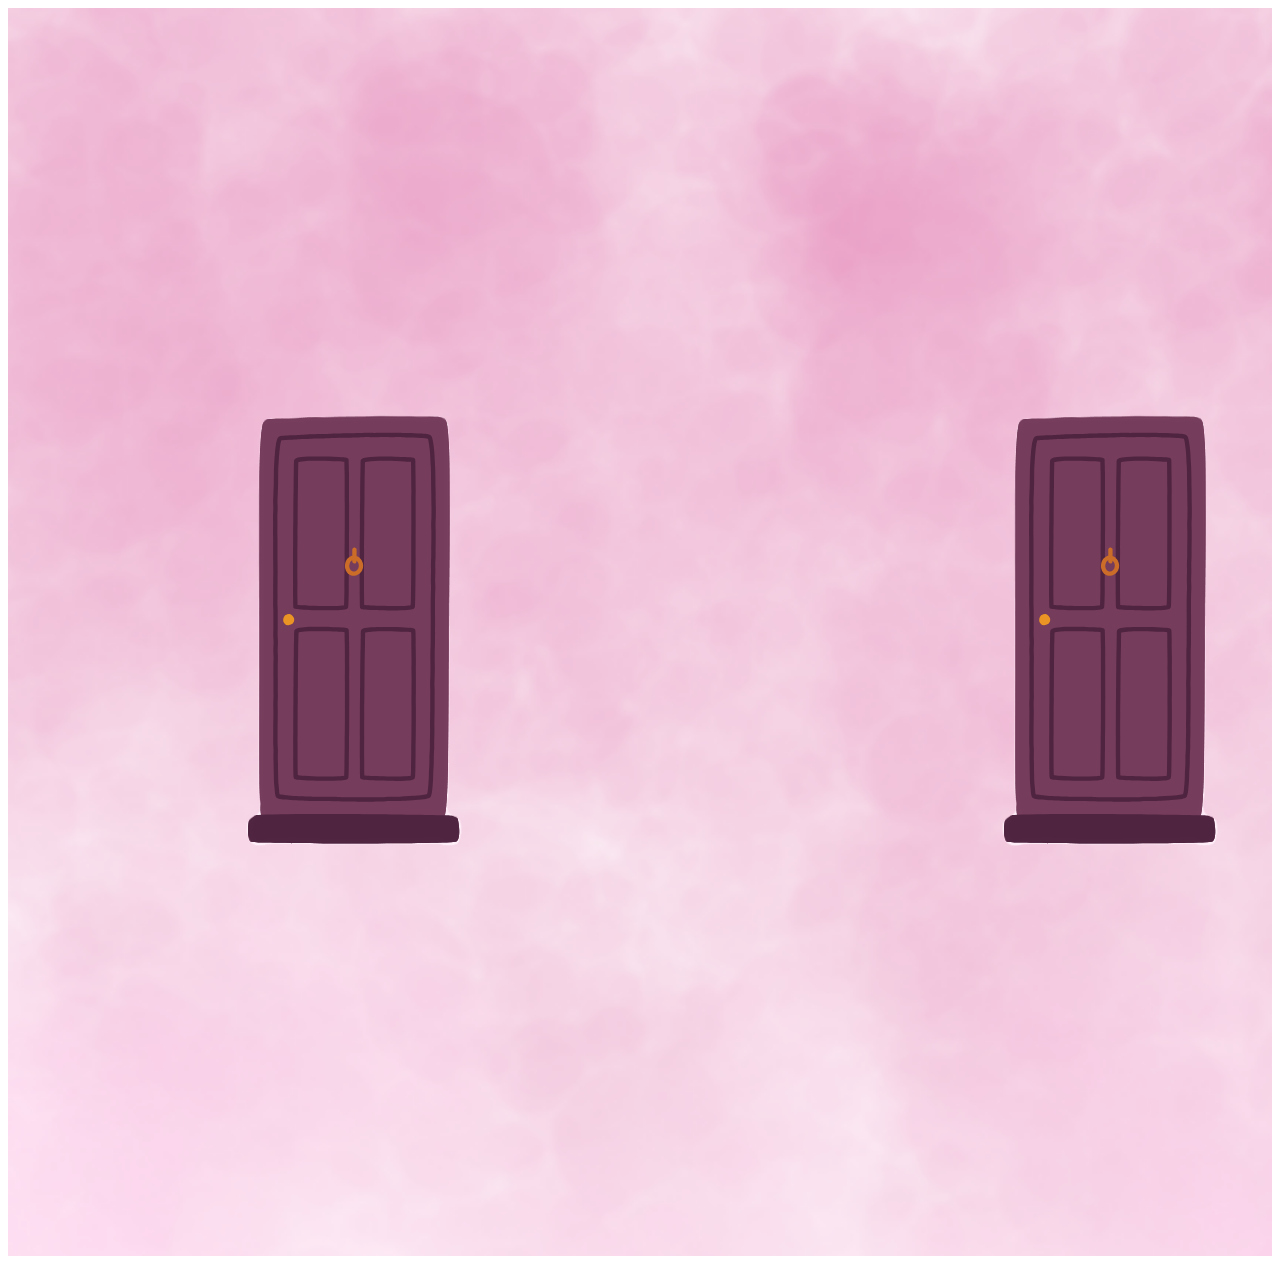
<file: index.html>
<!DOCTYPE html>
<html lang="pt-br">
<head>
    <meta charset="UTF-8">
    <meta http-equiv="X-UA-Compatible" content="IE=edge">
    <meta name="viewport" content="width=device-width, initial-scale=1.0">
    <link rel="stylesheet" href="/site/css/style.css">
    <title>Lover</title>
</head>
<body>
    <div class="fundo-home">
        <div class="home">
                      
           <div class="portas">
                <a href="pagina-naruto.html">
                    <img src="/site/image/porta.png">
                 </a>        
            </div>

            <div class="portas">
                <a href="pagina-cat.html">
                    <img src="/site/image/porta.png">
                 </a>        
            </div>

            <div class="portas">
                <a href="pagina-mori.html">
                    <img src="/site/image/porta.png">
                 </a>        
            </div>
            
   
        </div> 
            
    </div>
</body>
</html>
</file>
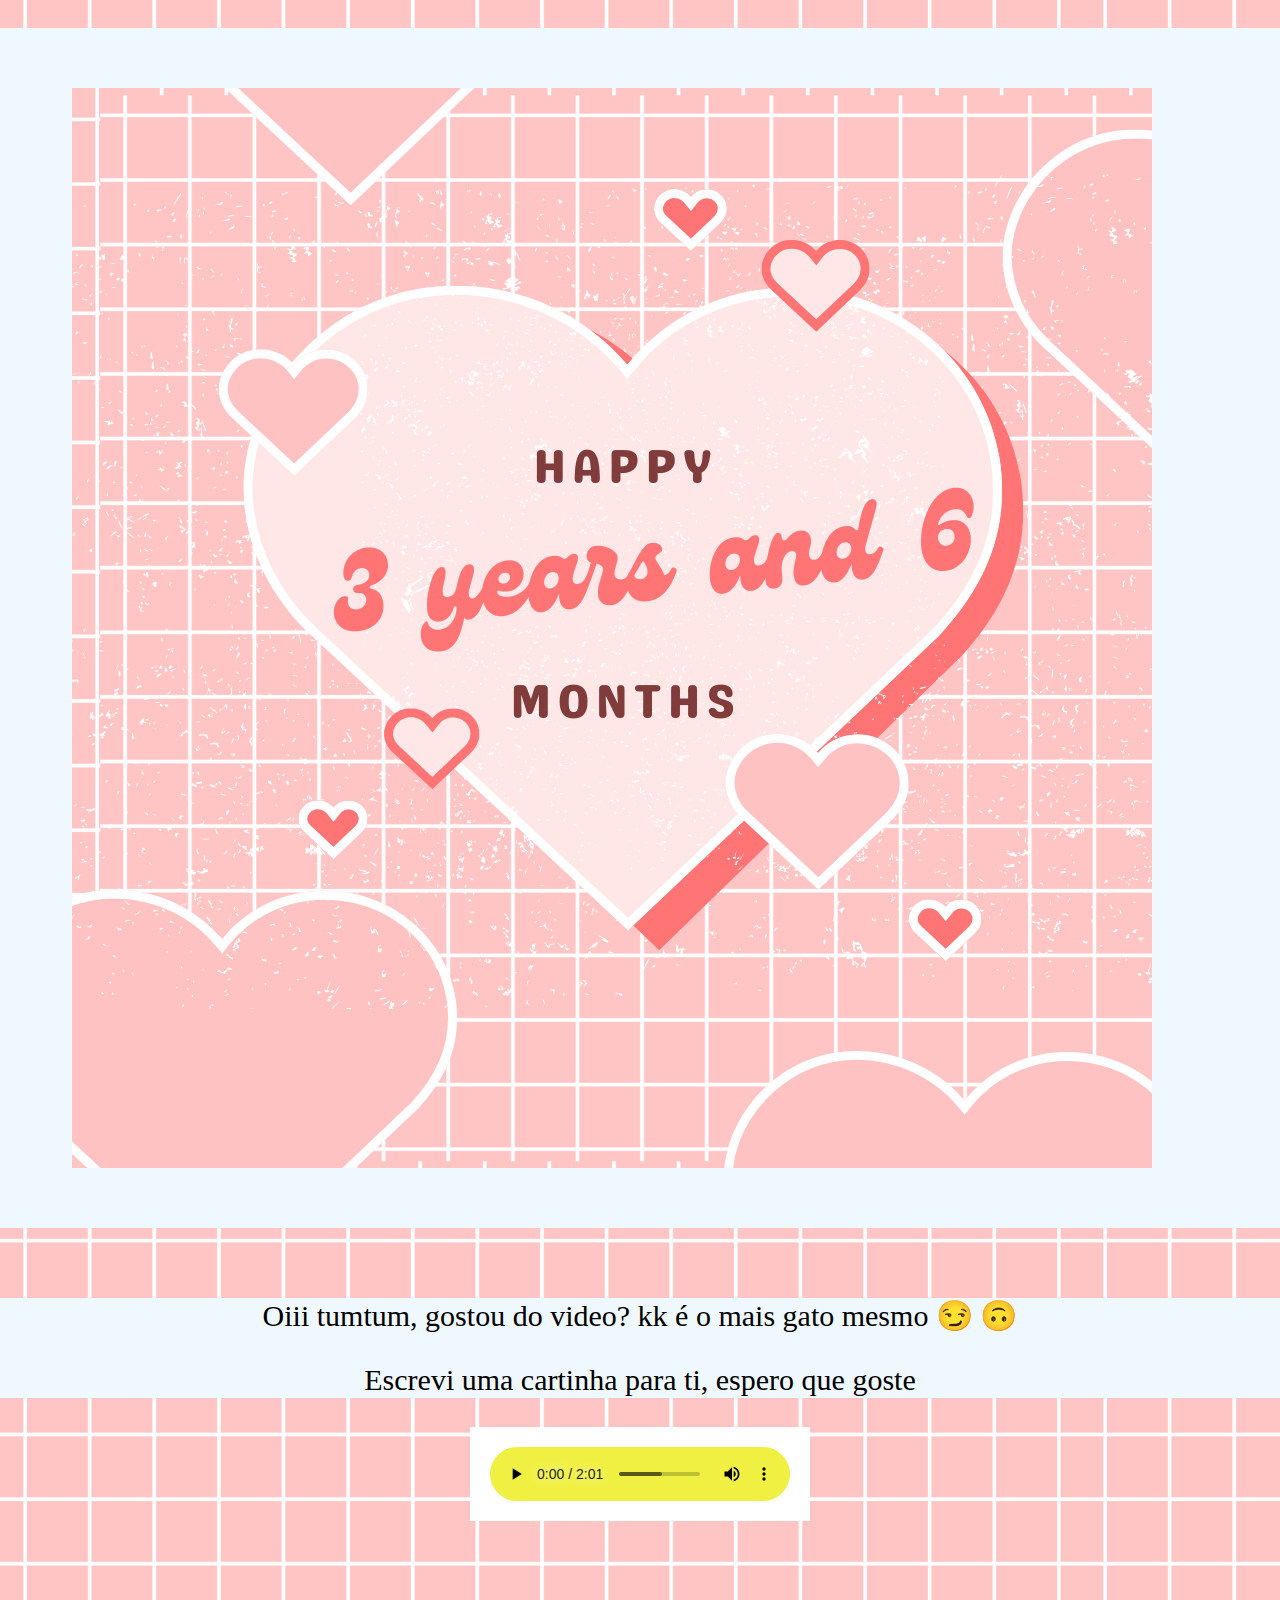
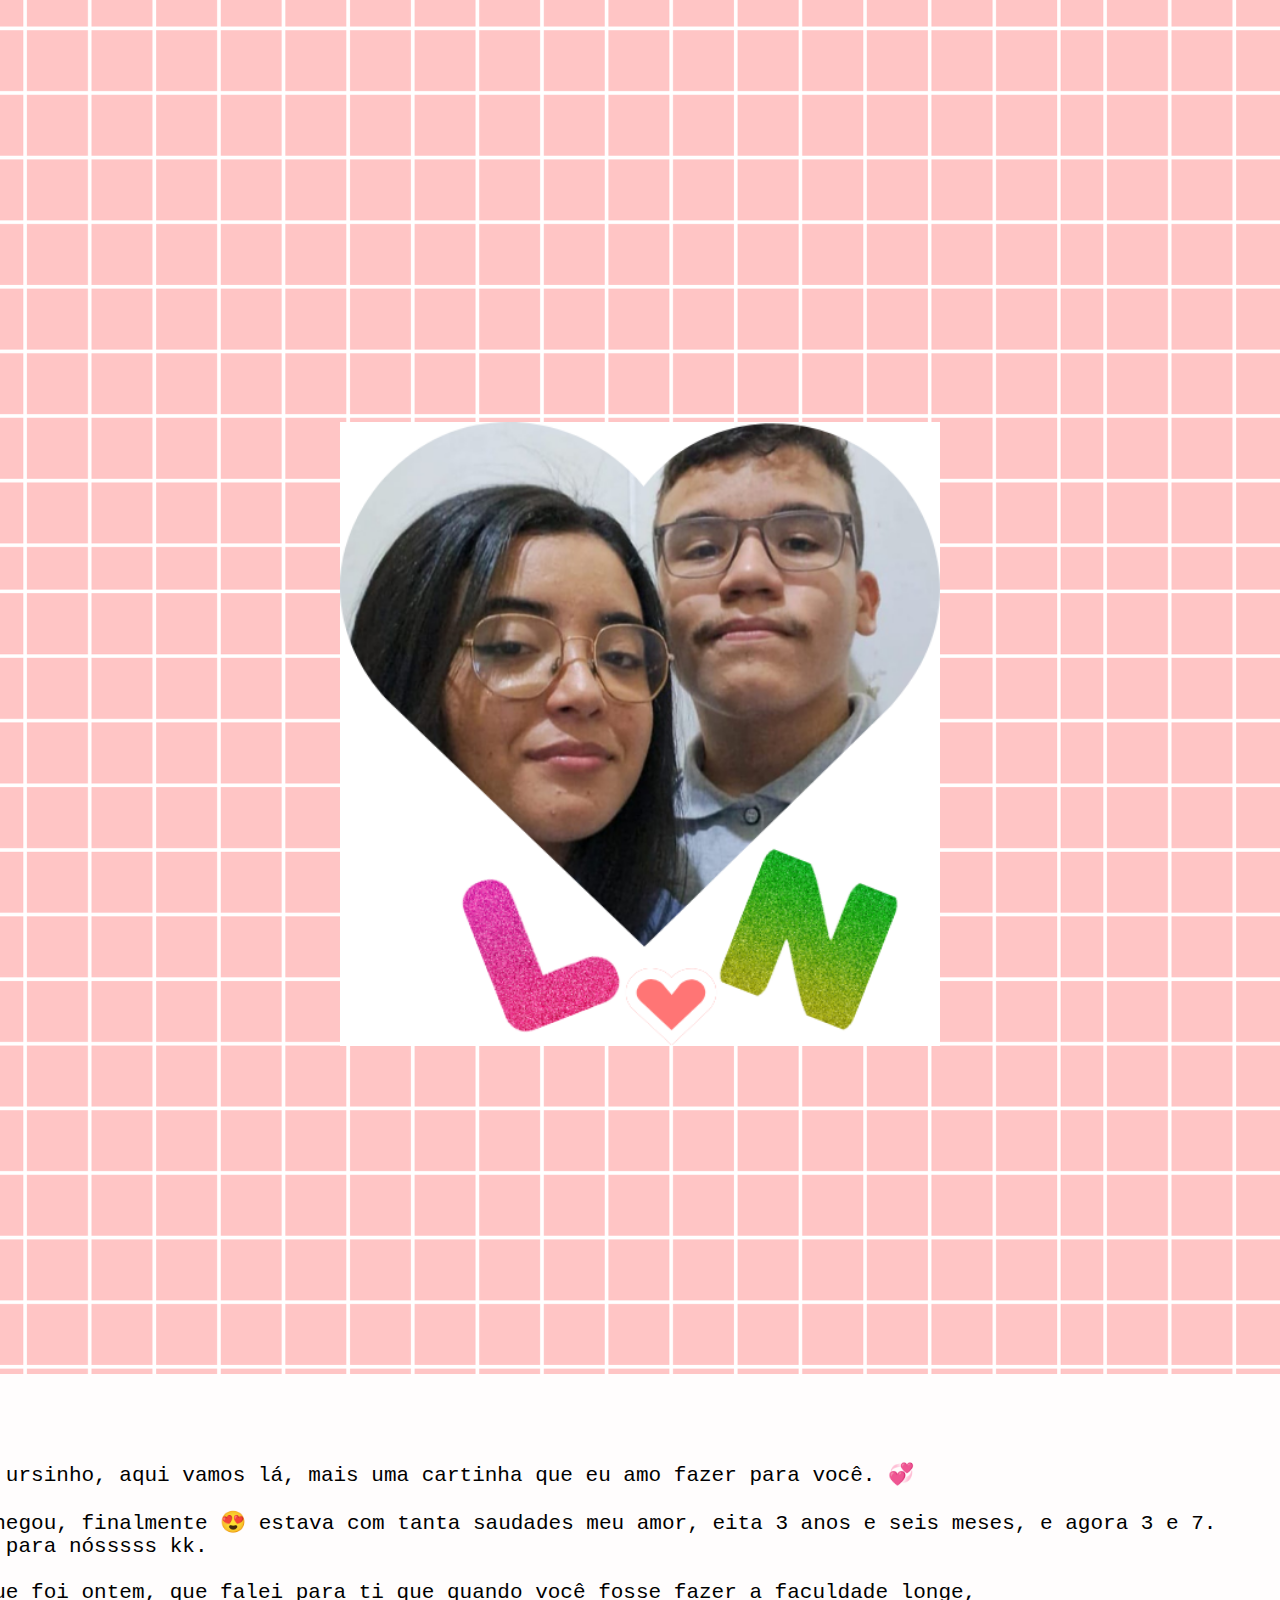
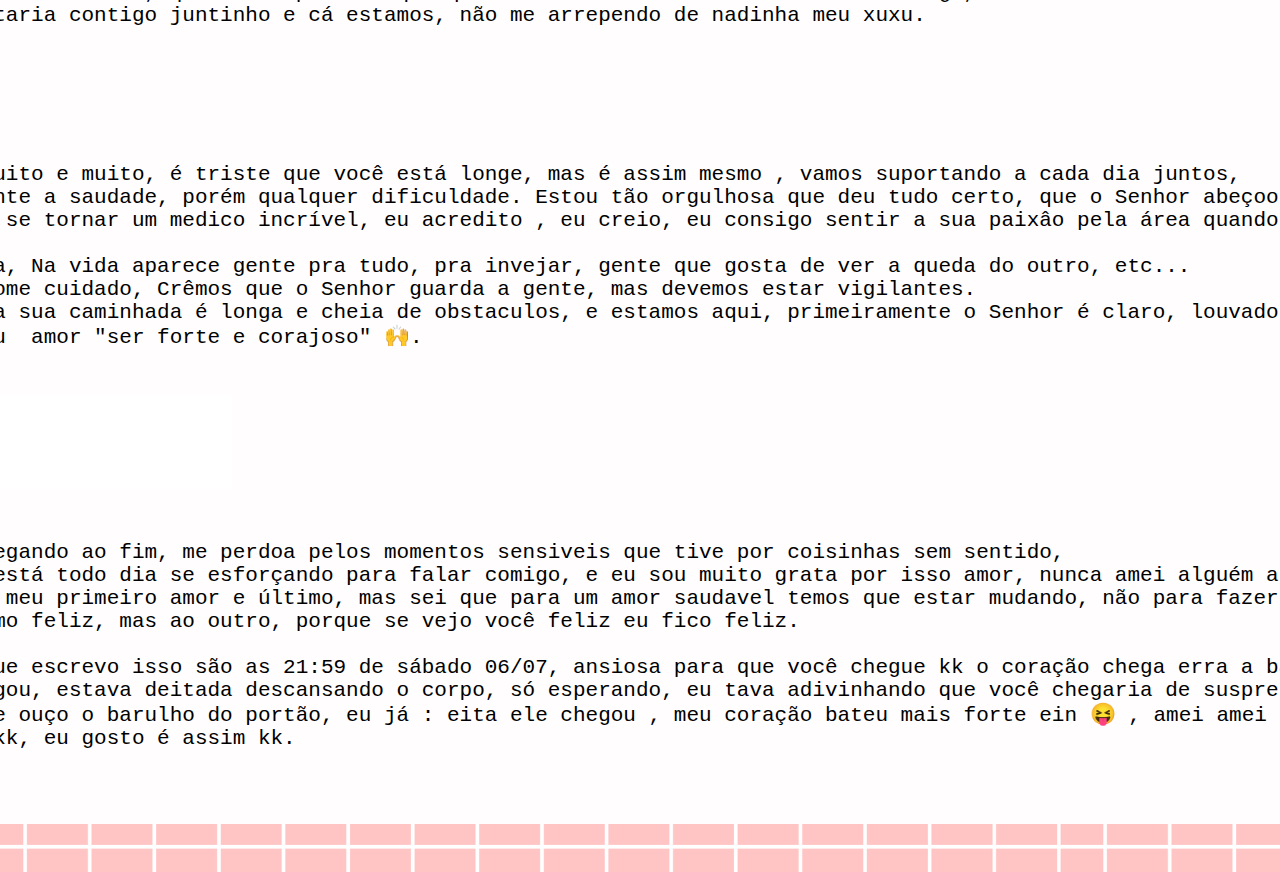
<file: cartinha.html>
<!DOCTYPE html>
<html lang="en">
<head>
    <meta charset="UTF-8">
    <meta name="viewport" content="width=device-width, initial-scale=1.0">
    <link rel="stylesheet" href="/site/css/cartinha.css">
    <title>love</title>
</head>

<body>
    
    <div class="fundo-love">

       <div class="capa">
        <img src="/site/image/happy-3-6 (2).png" alt="" >
       </div>
        
        <div class="palavras-iniciais">
            <p> Oiii tumtum, gostou do video? kk é o mais gato mesmo &#128527 &#128579</p>
            <p> Escrevi uma cartinha para ti, espero que goste</p>
            <audio controls autoplay src="/site/audio/Arthur Diniz - Dezembro (Audio).mp3"></audio> 
            
            
        </div>

        <div class="seta left">
            <video   autoplay loop src="/site/video/voltar.mp4" >
        </div>

        <div class="seta right">
            <video   autoplay loop src="/site/video/voltar.mp4" >
        </div>

        <div class="foto-nossa" style="text-align: center; margin-top: 20em; padding: 70px;">
            <img src="/site/image/foto-nossa.png" alt="">
        </div>

        
        <div class="seta left">
            <video   autoplay loop src="/site/video/voltar.mp4" >
        </div>

        <div class="seta right">
            <video   autoplay loop src="/site/video/voltar.mp4" >
        </div>

       <div class="fundo-carta">

            <div class="carta scroll">
                <pre>
                    <p>
                        Oiii meu ursinho, aqui vamos lá, mais uma cartinha que eu amo fazer para você. &#128158;
        
                        uiui c chegou, finalmente &#128525; estava com tanta saudades meu amor, eita 3 anos e seis meses, e agora 3 e 7.
                        parabéns para nósssss kk.
        
                        Parece que foi ontem, que falei para ti que quando você fosse fazer a faculdade longe, 
                        ainda estaria contigo juntinho e cá estamos, não me arrependo de nadinha meu xuxu.
                        <div class="gatinho" style=" float: right; ">
                            <img  src="/site/image/gatinho.png" alt="palavra gatinho na cor vermelha" style="width: 400px; ">
                        </div>



                        Te amo muito e muito, é triste que você está longe, mas é assim mesmo , vamos suportando a cada dia juntos,
                        Não somente a saudade, porém qualquer dificuldade. Estou tão orgulhosa que deu tudo certo, que o Senhor abeçoou e pelo seu esforço ardo para a realização desse grande sonho. 
                        você vai se tornar um medico incrível, eu acredito , eu creio, eu consigo sentir a sua paixâo pela área quando vai explicando alguma coisa relacionada, que morizinho mais lindo.
                        
                        Uma coisa, Na vida aparece gente pra tudo, pra invejar, gente que gosta de ver a queda do outro, etc... 
                        sempre tome cuidado, Crêmos que o Senhor guarda a gente, mas devemos estar vigilantes.
                        Sei que a sua caminhada é longa e cheia de obstaculos, e estamos aqui, primeiramente o Senhor é claro, louvado seja o nome dele, sua familia e a morizinha, juntos nessa luta. 
                        Então meu  amor "ser forte e corajoso" &#128588;.

                        <div class="urso" style=" float: right;">
                            <img  src="/site/image/ursinho.png" alt="urinho de pelucia rosa">
                        </div>
                        <audio  controls  src="/site/audio/Música Segredo dos Animais_Boi Ben - Não Vou Dar pra Trás (HD).mp3"></audio>


                        Quase chegando ao fim, me perdoa pelos momentos sensiveis que tive por coisinhas sem sentido,
                        sei que está todo dia se esforçando para falar comigo, e eu sou muito grata por isso amor, nunca amei alguém assim, 
                        você é o meu primeiro amor e último, mas sei que para um amor saudavel temos que estar mudando, não para fazer 
                        a se mesmo feliz, mas ao outro, porque se vejo você feliz eu fico feliz. 
        
                        A hora que escrevo isso são as 21:59 de sábado 06/07, ansiosa para que você chegue kk o coração chega erra a batida doutor kk.
                        Você chegou, estava deitada descansando o corpo, só esperando, eu tava adivinhando que você chegaria de suspresa,
                        assim que ouço o barulho do portão, eu já : eita ele chegou , meu coração bateu mais forte ein &#128541; , amei amei essa suspresa, e continua lindão 
                        cheroso kk, eu gosto é assim kk.

                        <div class="gatinho" style=" float: right; ">
                            <img  src="/site/image/honey.png" alt="palavra gatinho na cor vermelha" style="width: 300px; ">
                        </div>


                        

                        Aqui encerro minha cartinha amor, desejo muito sucesso na carreira, e você será um medico de primeira, a batalha é grande, mas tende bom ânimo, o grande Eu sou , está com você S2.
                        Te amo demais, você é único, é essa pessoa, homem , namorado e futuramente marido que eu respeito muito e que me ensina bastante das coisas, você é minha inspiração, eu amei te conhecer e sou muito feliz de ser 
                        sua pandinha S2 S2 S2. Quero te fazer muito feliz a cada dia, eu te amo muito meu amor, um cheiro bem gostoso. &#128158 &#128158

                       
                </pre>
                
            </div>

       </div> 

      
        
    </div> 
</body>
</html>
</file>
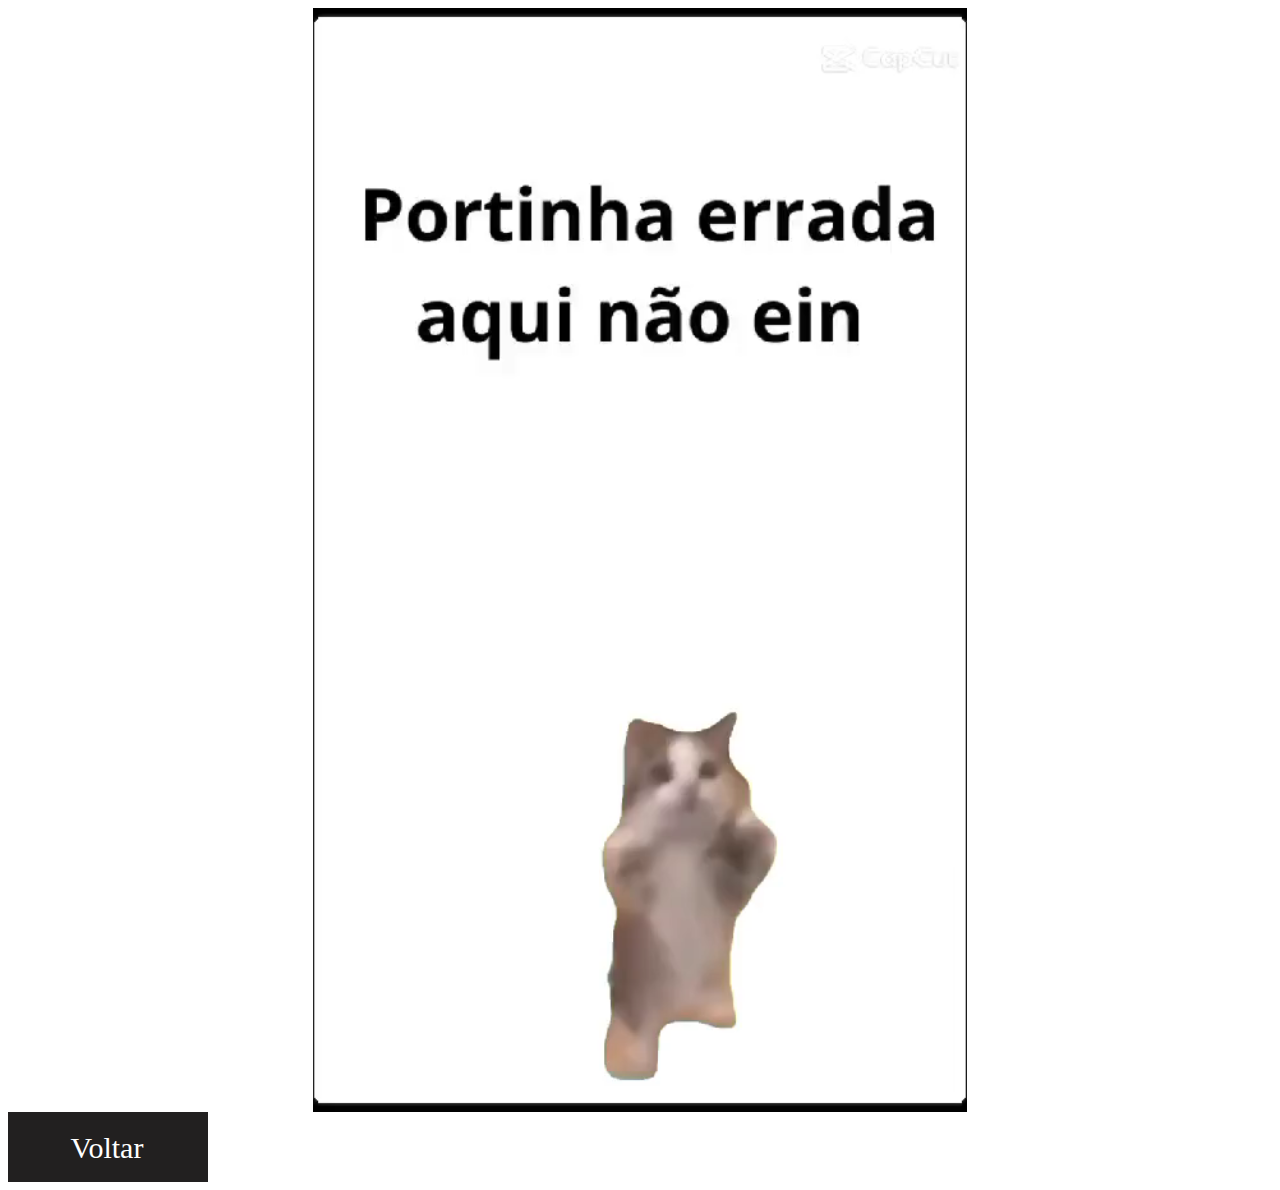
<file: pagina-cat.html>
<!DOCTYPE html>
<html lang="pt-br">
<head>
    <meta charset="UTF-8">
    <meta name="viewport" content="width=device-width, initial-scale=1.0">
   <link rel="stylesheet" href="/site/css/style.css">
    <title>funny cat</title>
</head>

<body>
    
   <div class="home-video">

      <video  autoplay loop src="/site/video/cat.mp4"  type="video/mp4"> </video>
   </div>

   <div class="botao-voltar">
      <a href="/index.html">Voltar</a>
   </div>

 
    
   


</body>
</html>
</file>
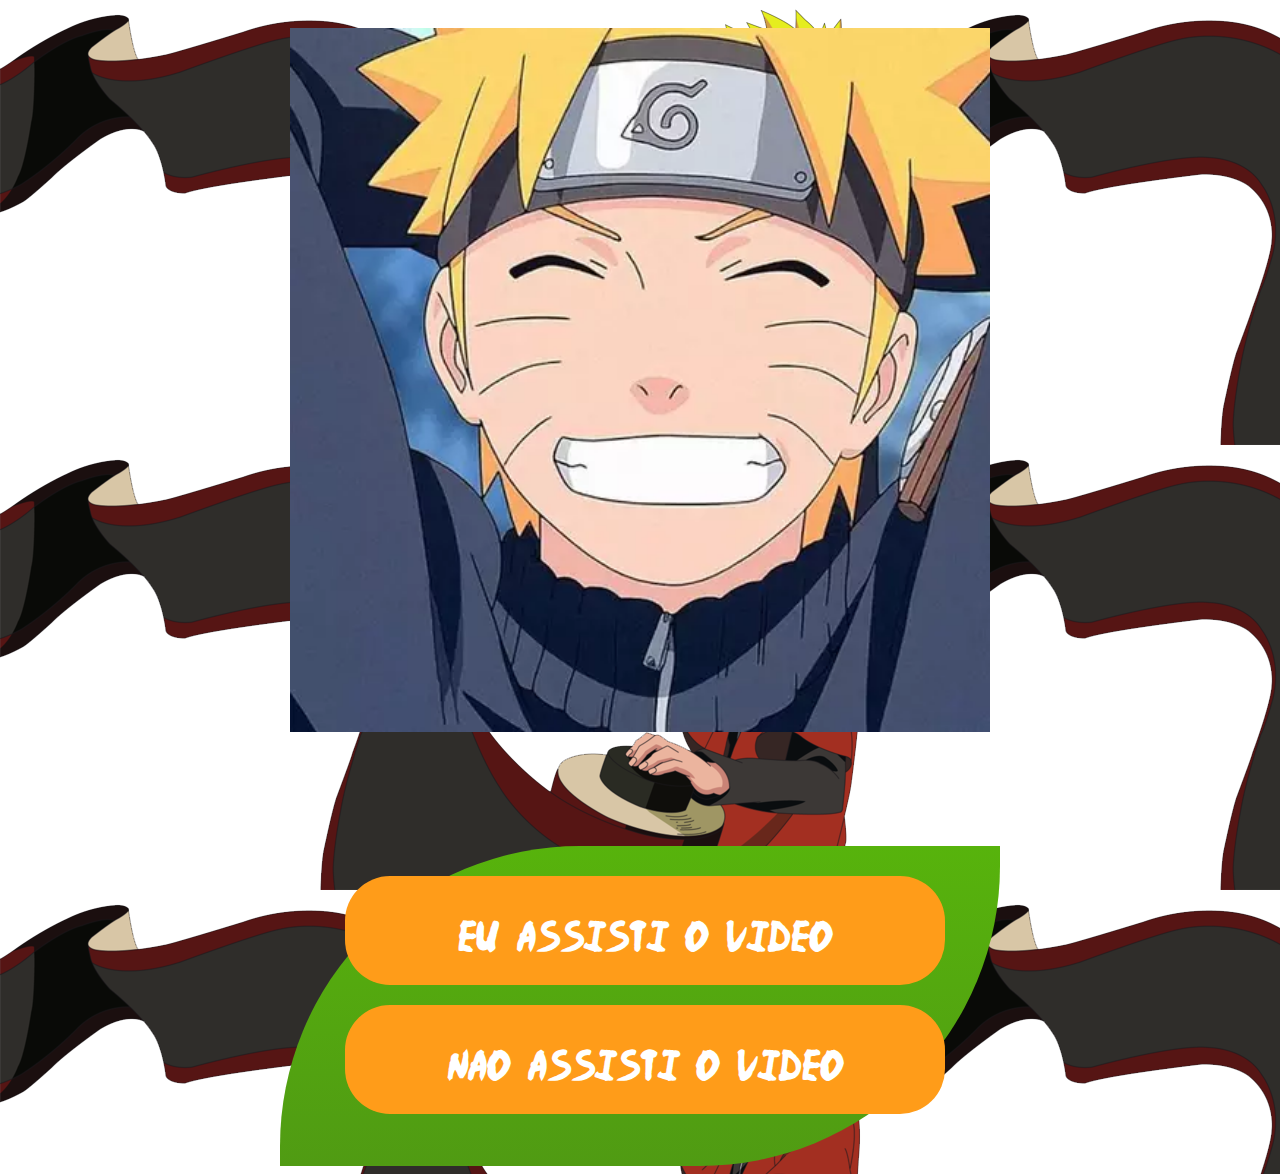
<file: pagina-naruto.html>
<!DOCTYPE html>
<html lang="pt-br">
<head>
    <meta charset="UTF-8">
    <meta name="viewport" content="width=device-width, initial-scale=1.0">
   <link rel="stylesheet" href="/site/css/style.css">
    <title>Naruts</title>
</head>

<body class=" fundo-principal">
    
   <div class="home-principal">

        <img src="/site/image/naruto.webp" alt="imagem do naruto uzumaki">
    
        <div id="fundo-botoes-naruto">
            <div id="fundo-botoes-naruto-right">
                <a href="/cartinha.html"> Eu assisti o video</a>

                <a href="/pagina-mori.html"> Nao assisti o video</a>
            </div> 
        </div>

      
    </div>
    
   

</body>
</html>
</file>
<file: site/css/style.css>
.fundo-home {
    background-repeat: no-repeat;
    background-size: 199em;
    margin: 0px;
    padding: 0px;
    background-image: url(/site/image/fundo-rosa-porta.png);
    box-sizing: border-box;
}

.fundo-home .home{
    display: flex;
    justify-content: space-evenly ;   
    align-items: center;
    height: 78em;  
}

img .portas{
    height: 40em;
    cursor: pointer; 
}


.home-video{
    display: flex;
    justify-content: center;
    align-items: center;
}

video{
    width: 654px;
}

.botao-voltar{
    background-color: rgb(34, 32, 32);
    width: 200px;
    height: 70px;
    display: flex;
}

a{
    font-size: 30px;
    color: #fff;
    text-decoration: none;
    width: 198px;
    text-align: center;
    padding-top: 19px;
}

.fundo-principal{
    background-image: url(/site/image/naruto-sennin.png);
    display: flex;
    justify-content: center;
    align-items: center;
    font-family: 'naruto', 'times';
   
}

@font-face {
    font-family: "naruto";
    src: url('/site/font-family/njnaruto.ttf') format(truetype);
}

.home-principal div a{
    display: flex;
    justify-content: center;
    align-items: center;
    margin: 20px 0px 0px 55px;
    color: #fff;
    width: 600px;
    height: 90px;
    font-size: 35px;
    word-spacing: 10px;
   background-color: rgb(255, 156, 25);
   border-radius: 45px;
}

.home-principal div a:hover{
    background: linear-gradient(rgb(250, 205, 6), rgb(236, 82, 62));
    color: #000;
}
div #fundo-botoes-naruto{
    background: linear-gradient( #57b30c, #509b13);
    height: 300px;
    margin-top: 100px;
    padding: 10px;
    border-radius:  300px 0px 300px;
}

.home-principal img{
    width: 700px;
    padding: 10px;
    padding-top: 20px;
}
</file>
<file: site/css/cartinha.css>
body{
    background-image: url(/site/image/fundo-quadriculado.png);
    display: flex;
    justify-content: center;
}

.capa{
    background-color: aliceblue;
    width: 125em;
    display: flex;
    padding: 60px;
    border-radius: 30px;
    justify-content: center;
    margin-top: 20px;
}

.palavras-iniciais{
    background-color: aliceblue;
    width: 50em;
    height: 100px;
    margin: 70px auto 0;
    text-align: center;
    font-size: 30px;
}
.seta{
    display: inline-block; 
}
 
.left{
    margin-left: 30px;
}

.right{
    margin-left: 110em;
}

.carta{
    background-color: rgb(255, 253, 253);
    height: 50em;
    width: 100em;
    font-size: 21px;
    margin: 20px 0px 40px 0px;
}

.fundo-carta{
    display: flex;
    justify-content: center;
    align-items: center;
    width: 136em;
}

.scroll{
    overflow-y: scroll;
    
}

.foto-nossa img{
    width: 600px;
}

audio::-webkit-media-controls-panel{
    background-color: rgb(240, 240, 67);
}

audio{
    background-color: #fff;
    width: 300px;
    padding: 20px;
}
</file>
